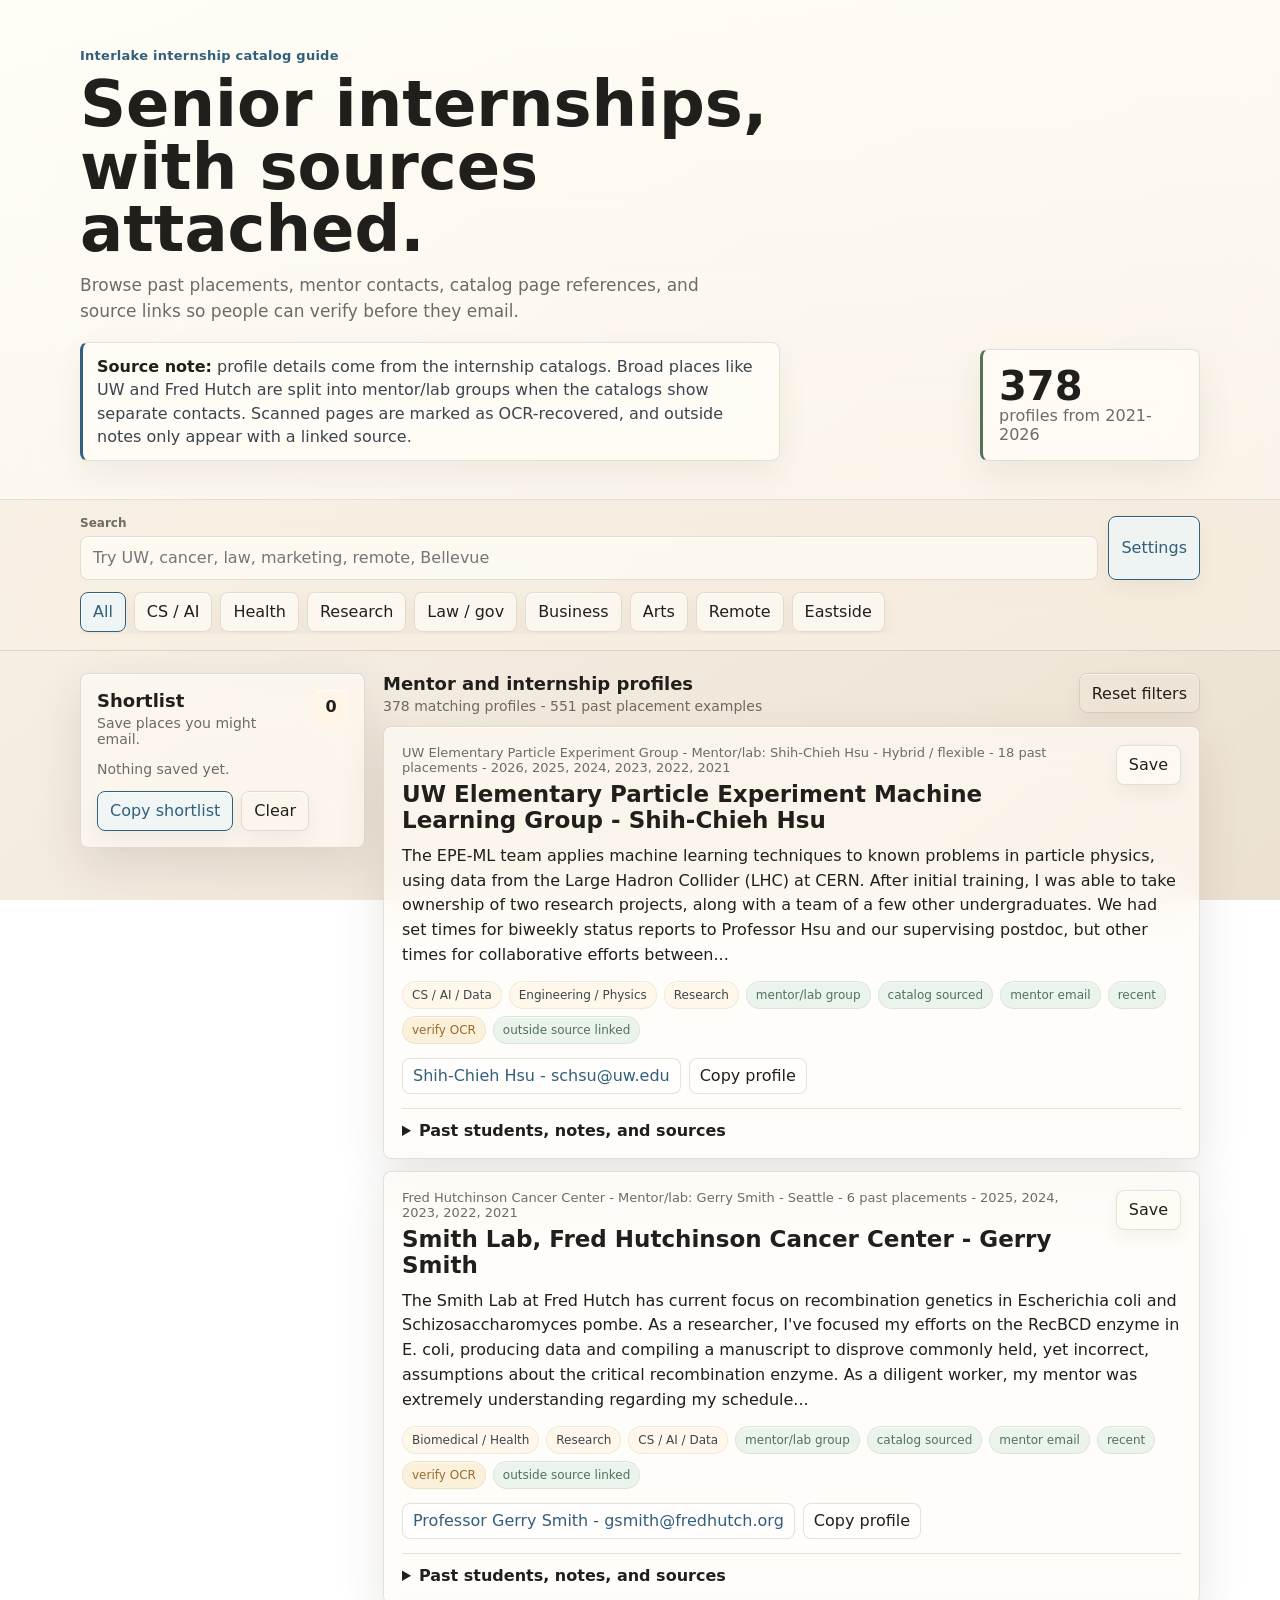
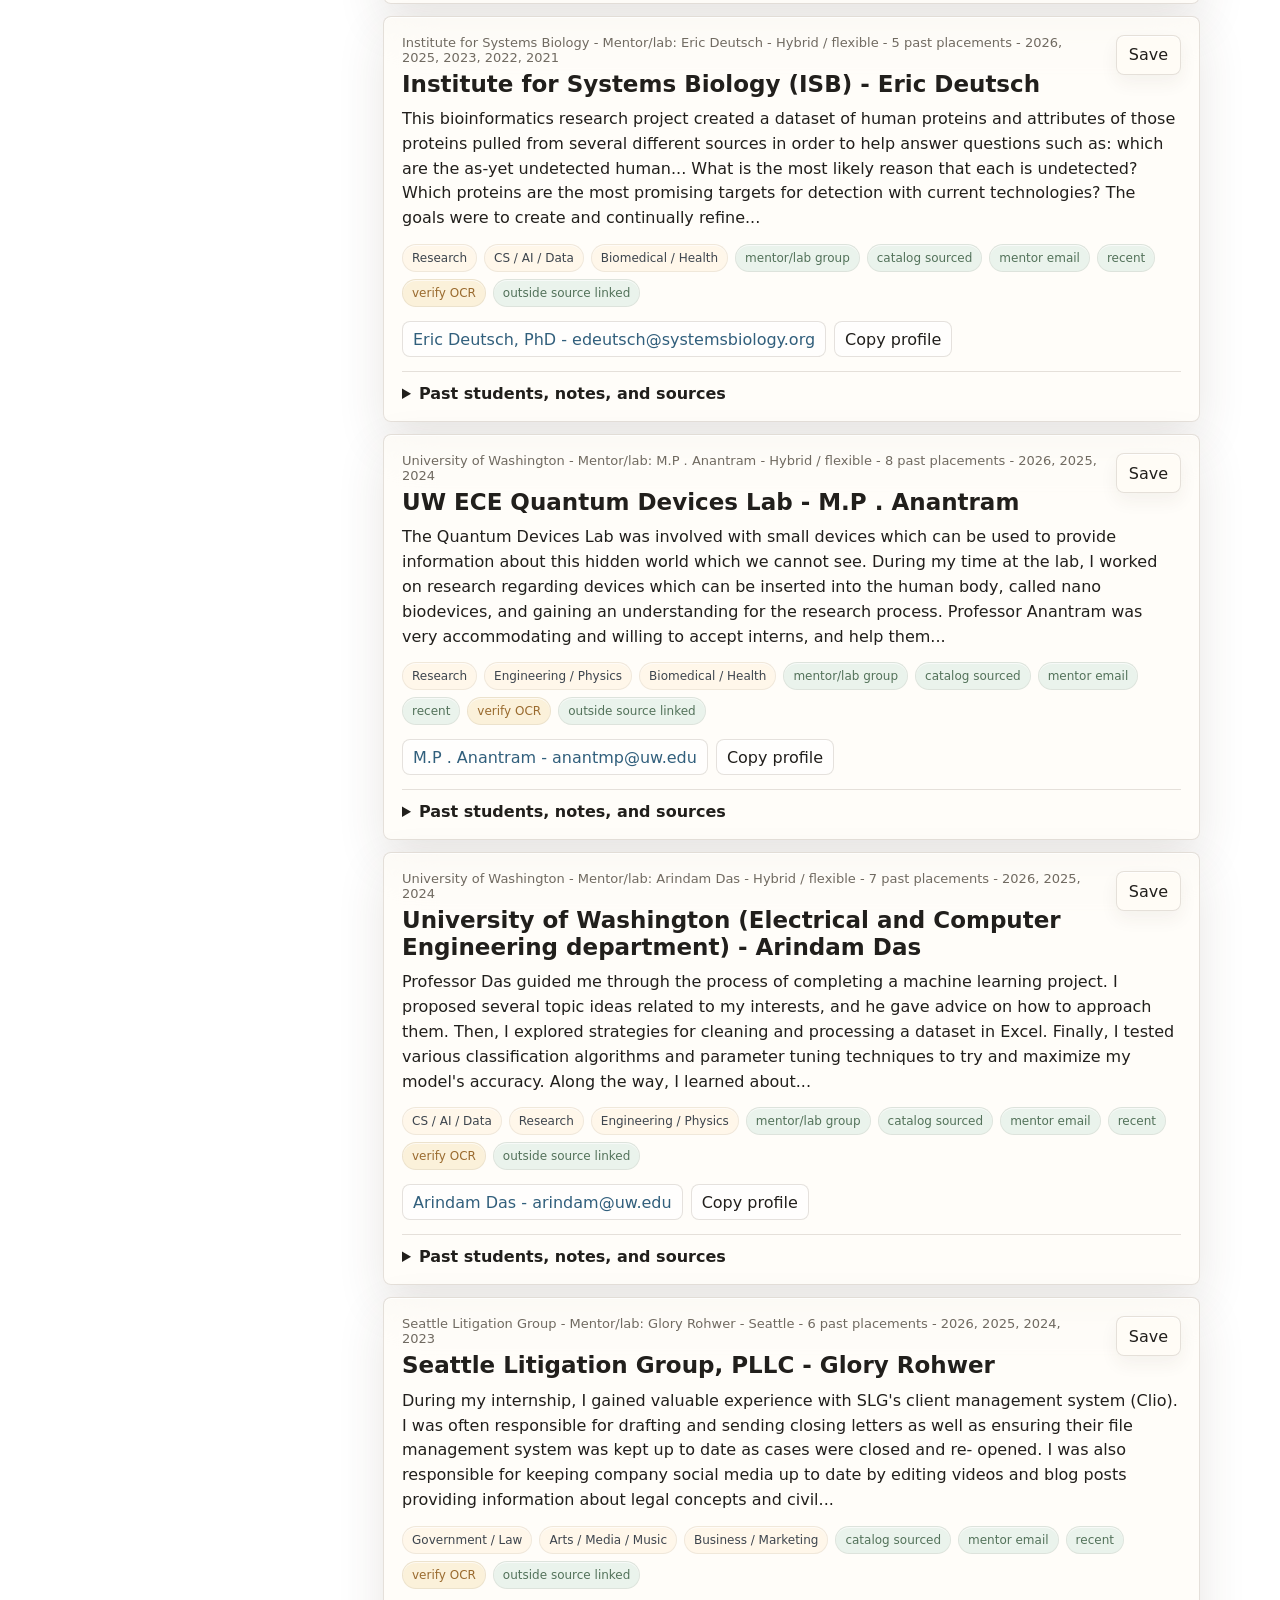
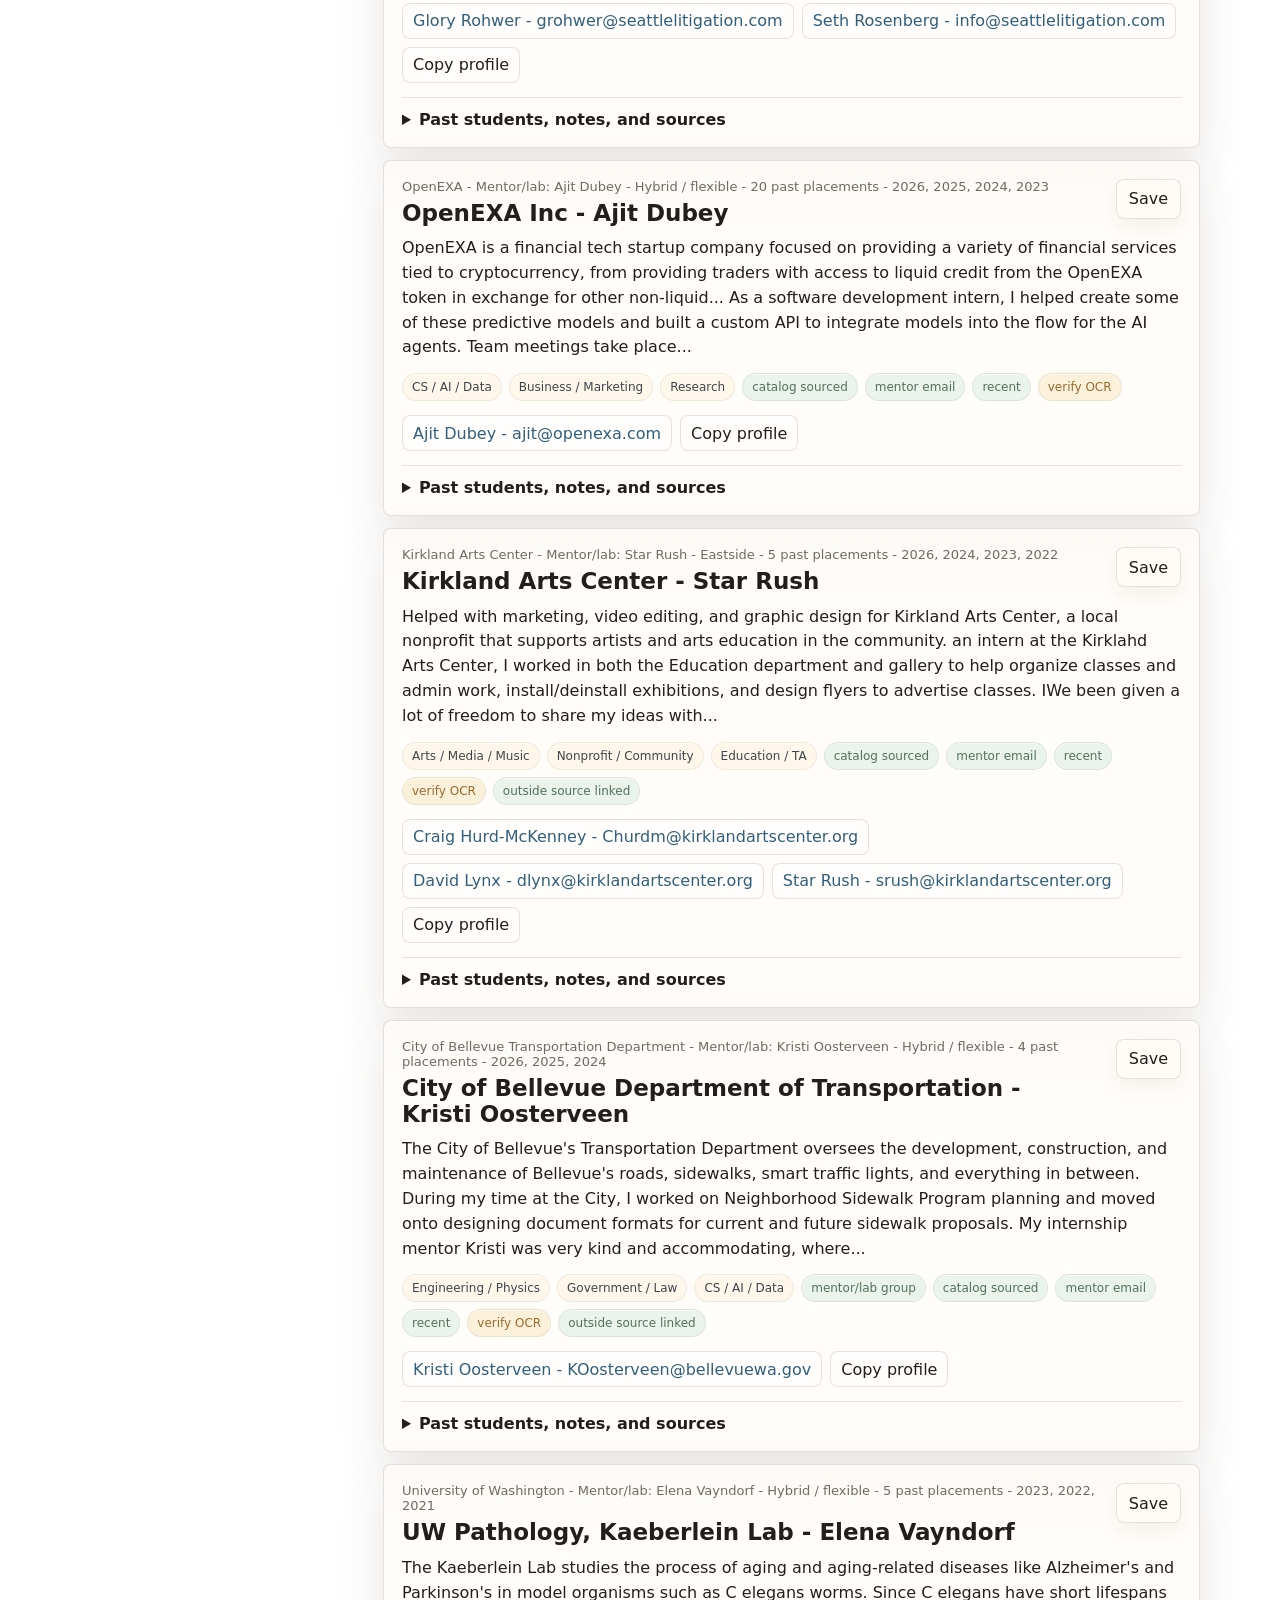
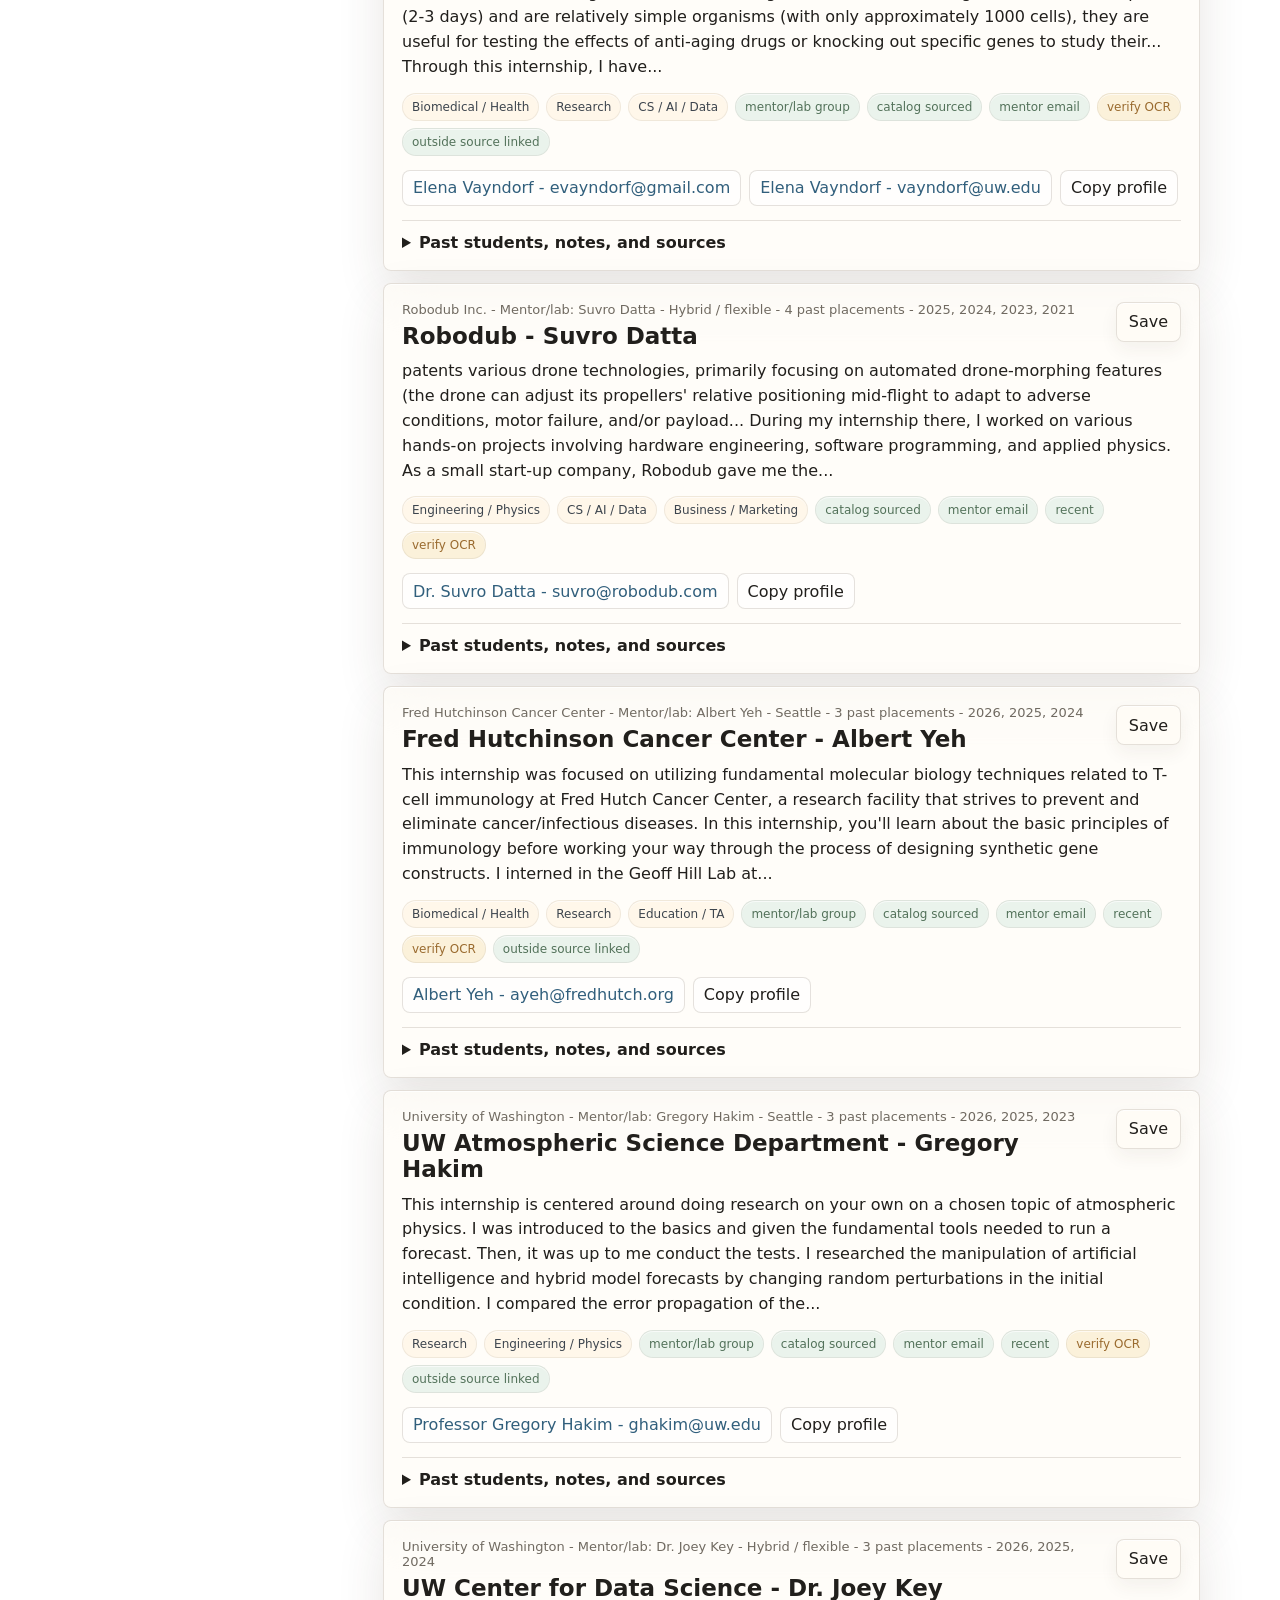
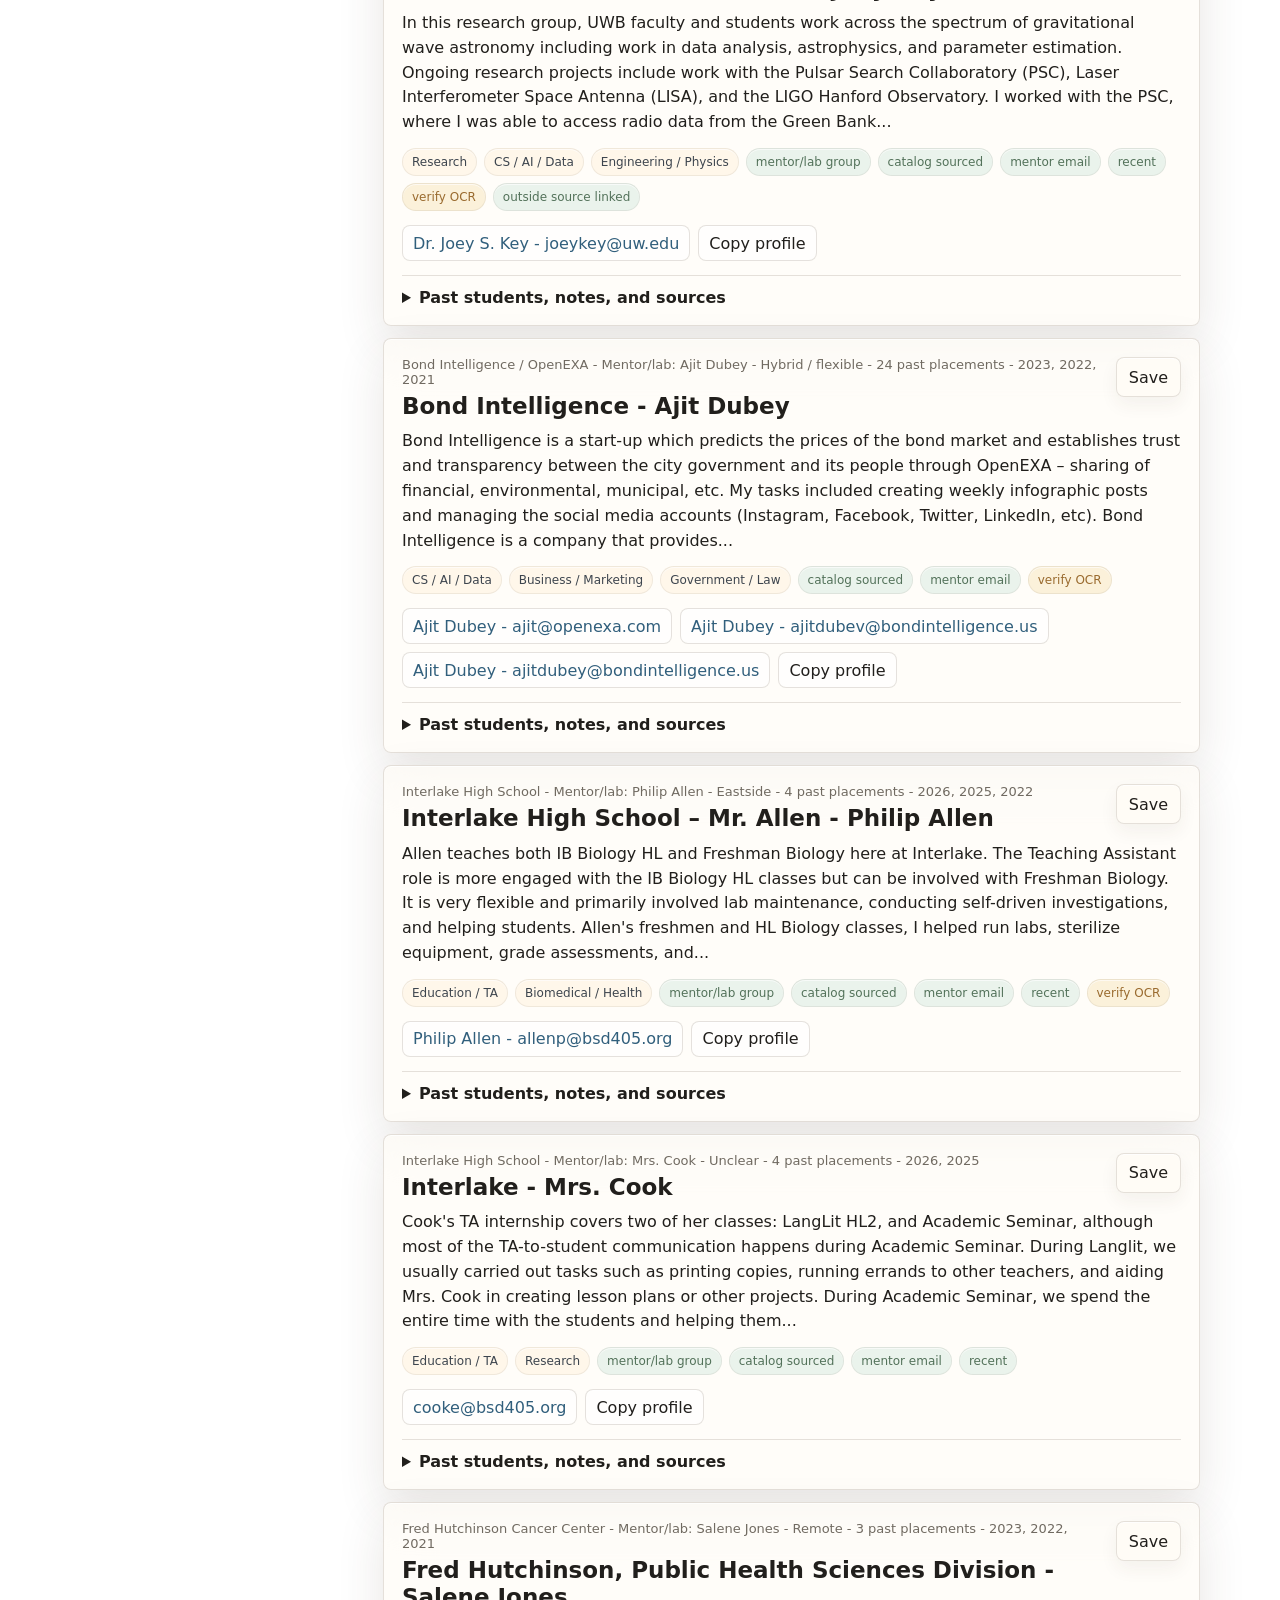
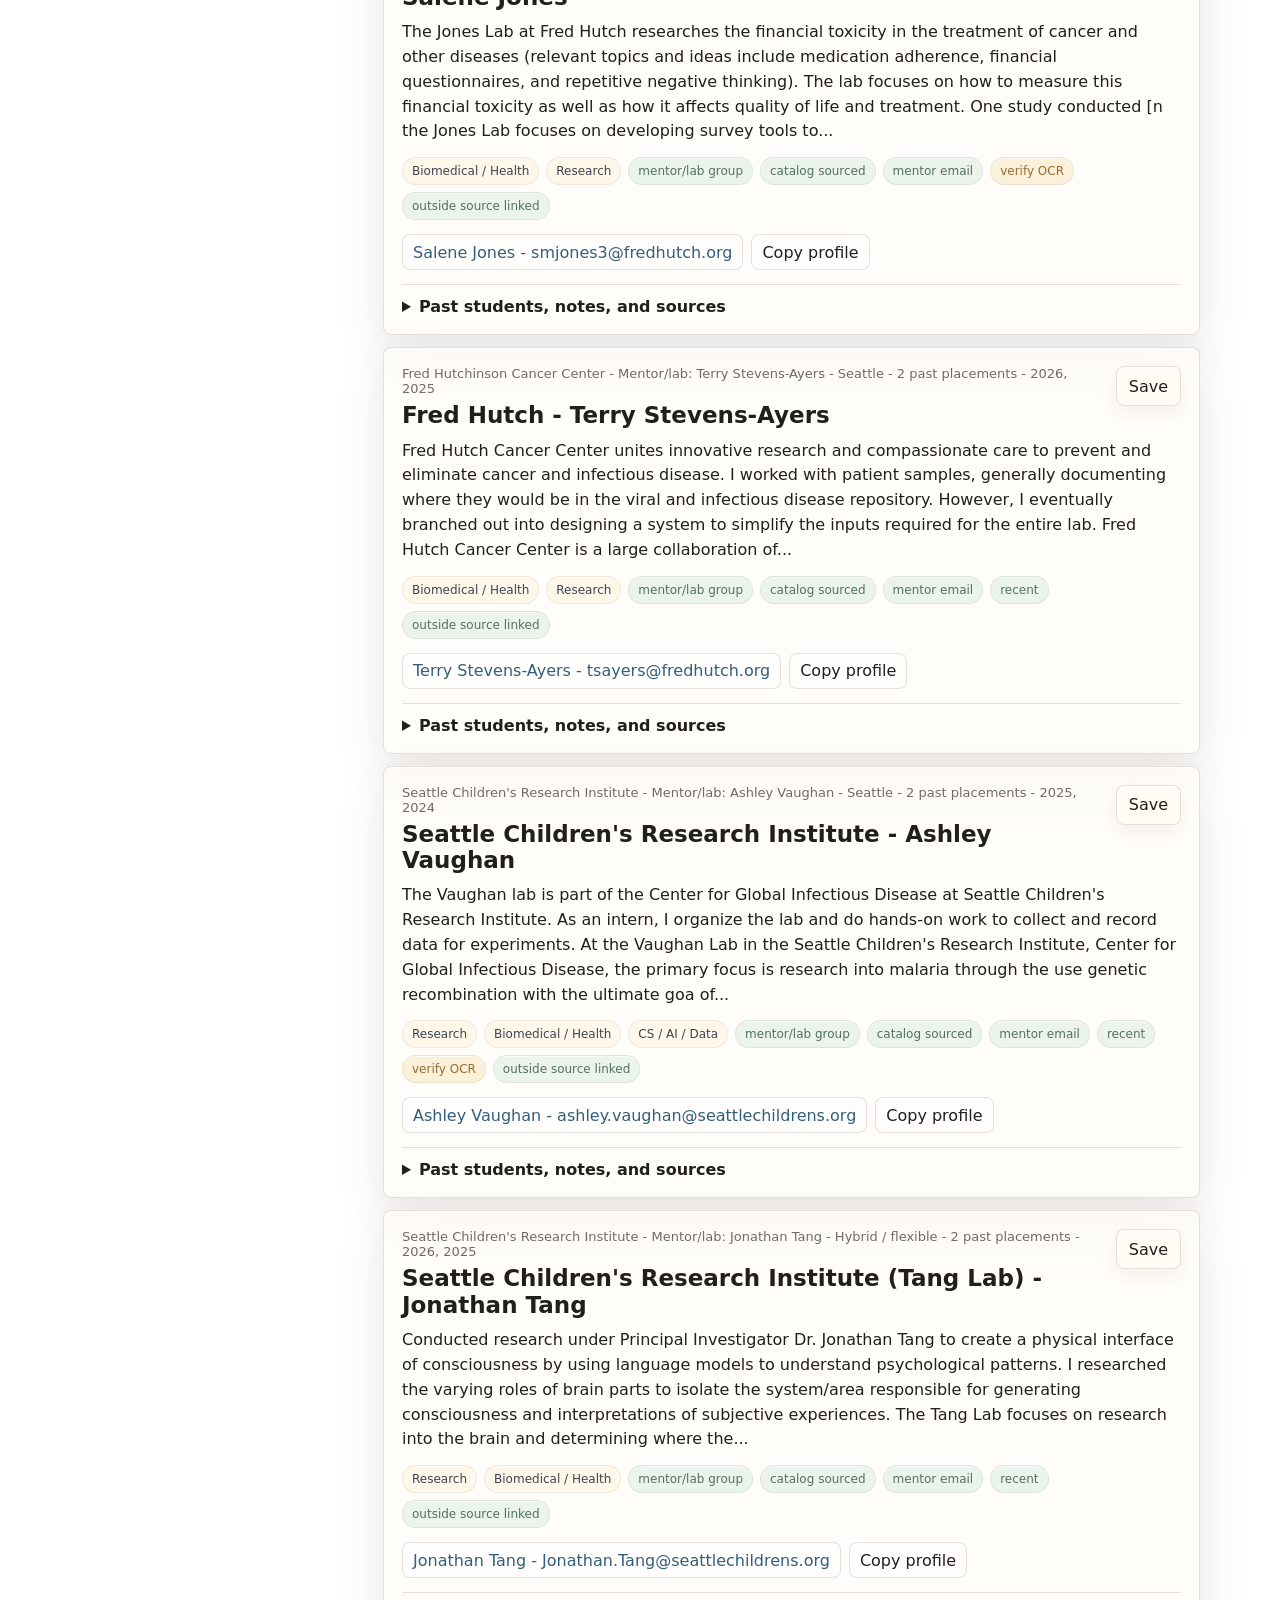
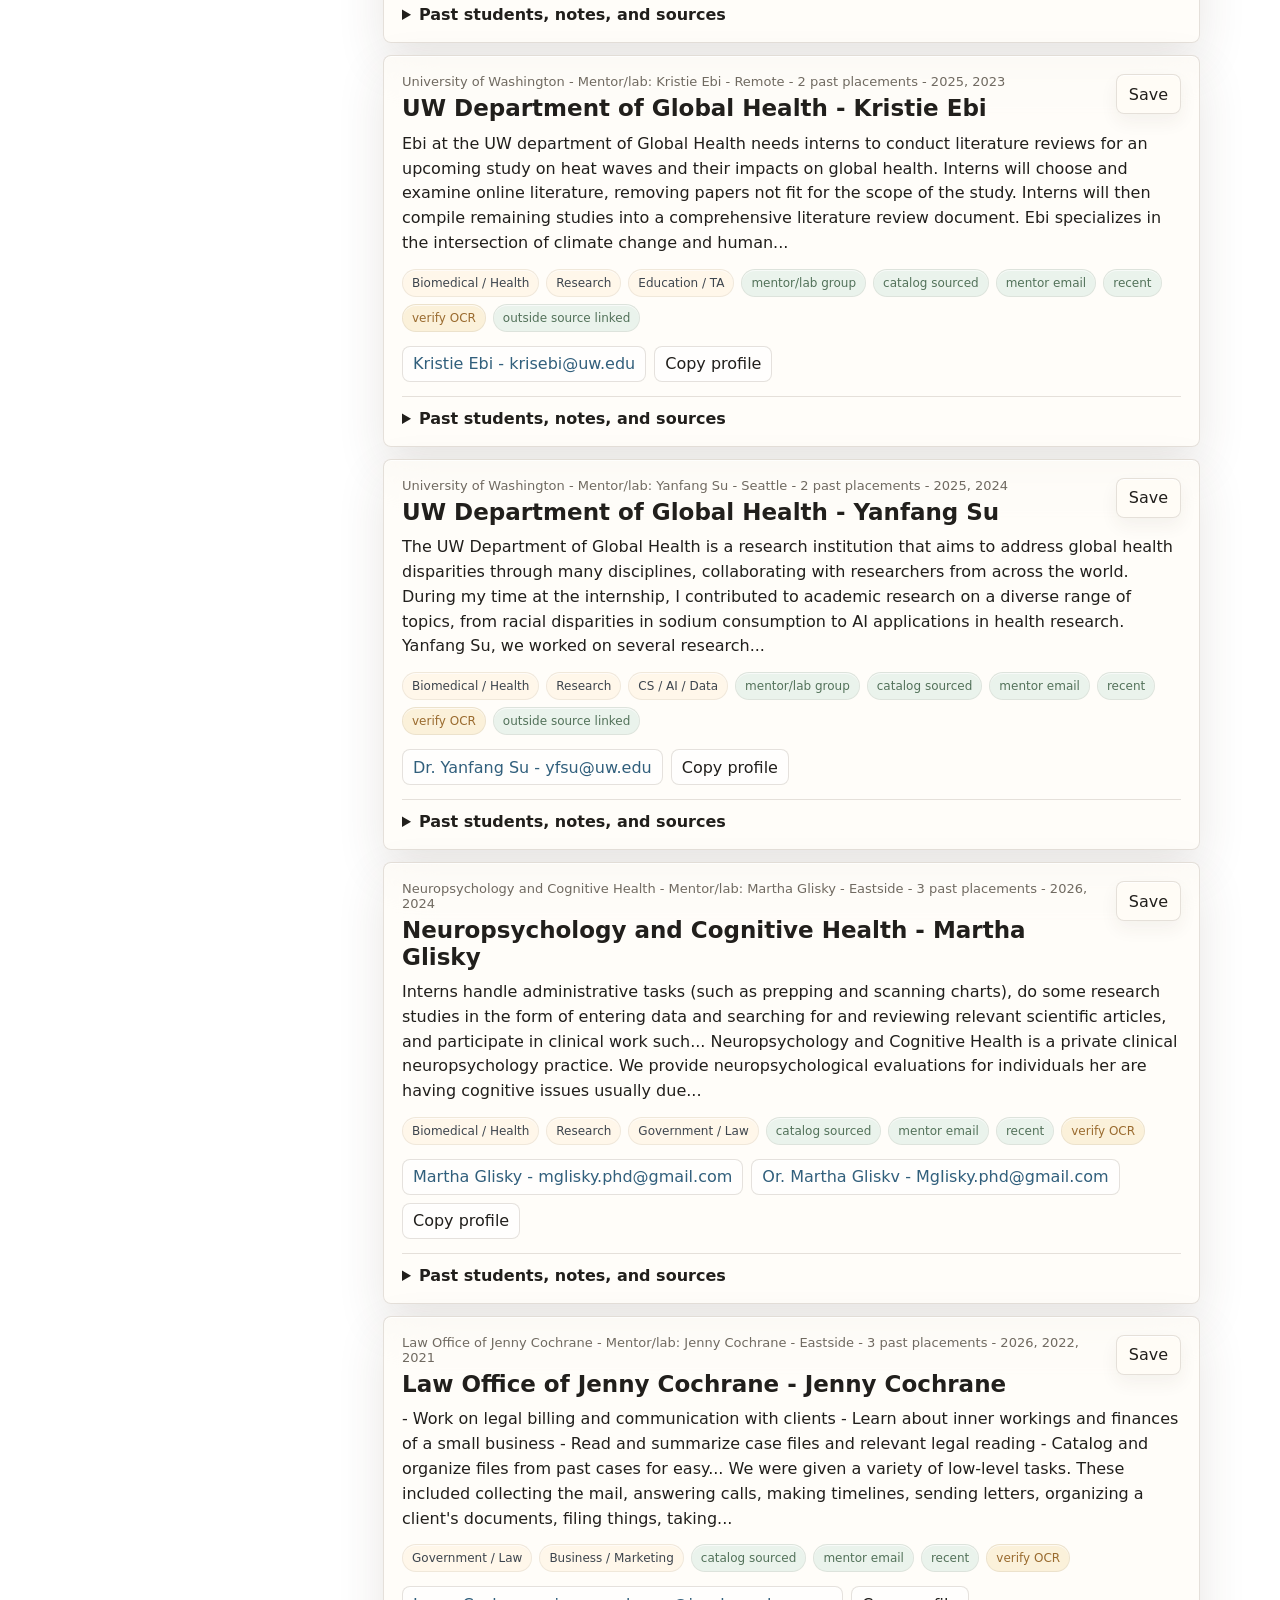
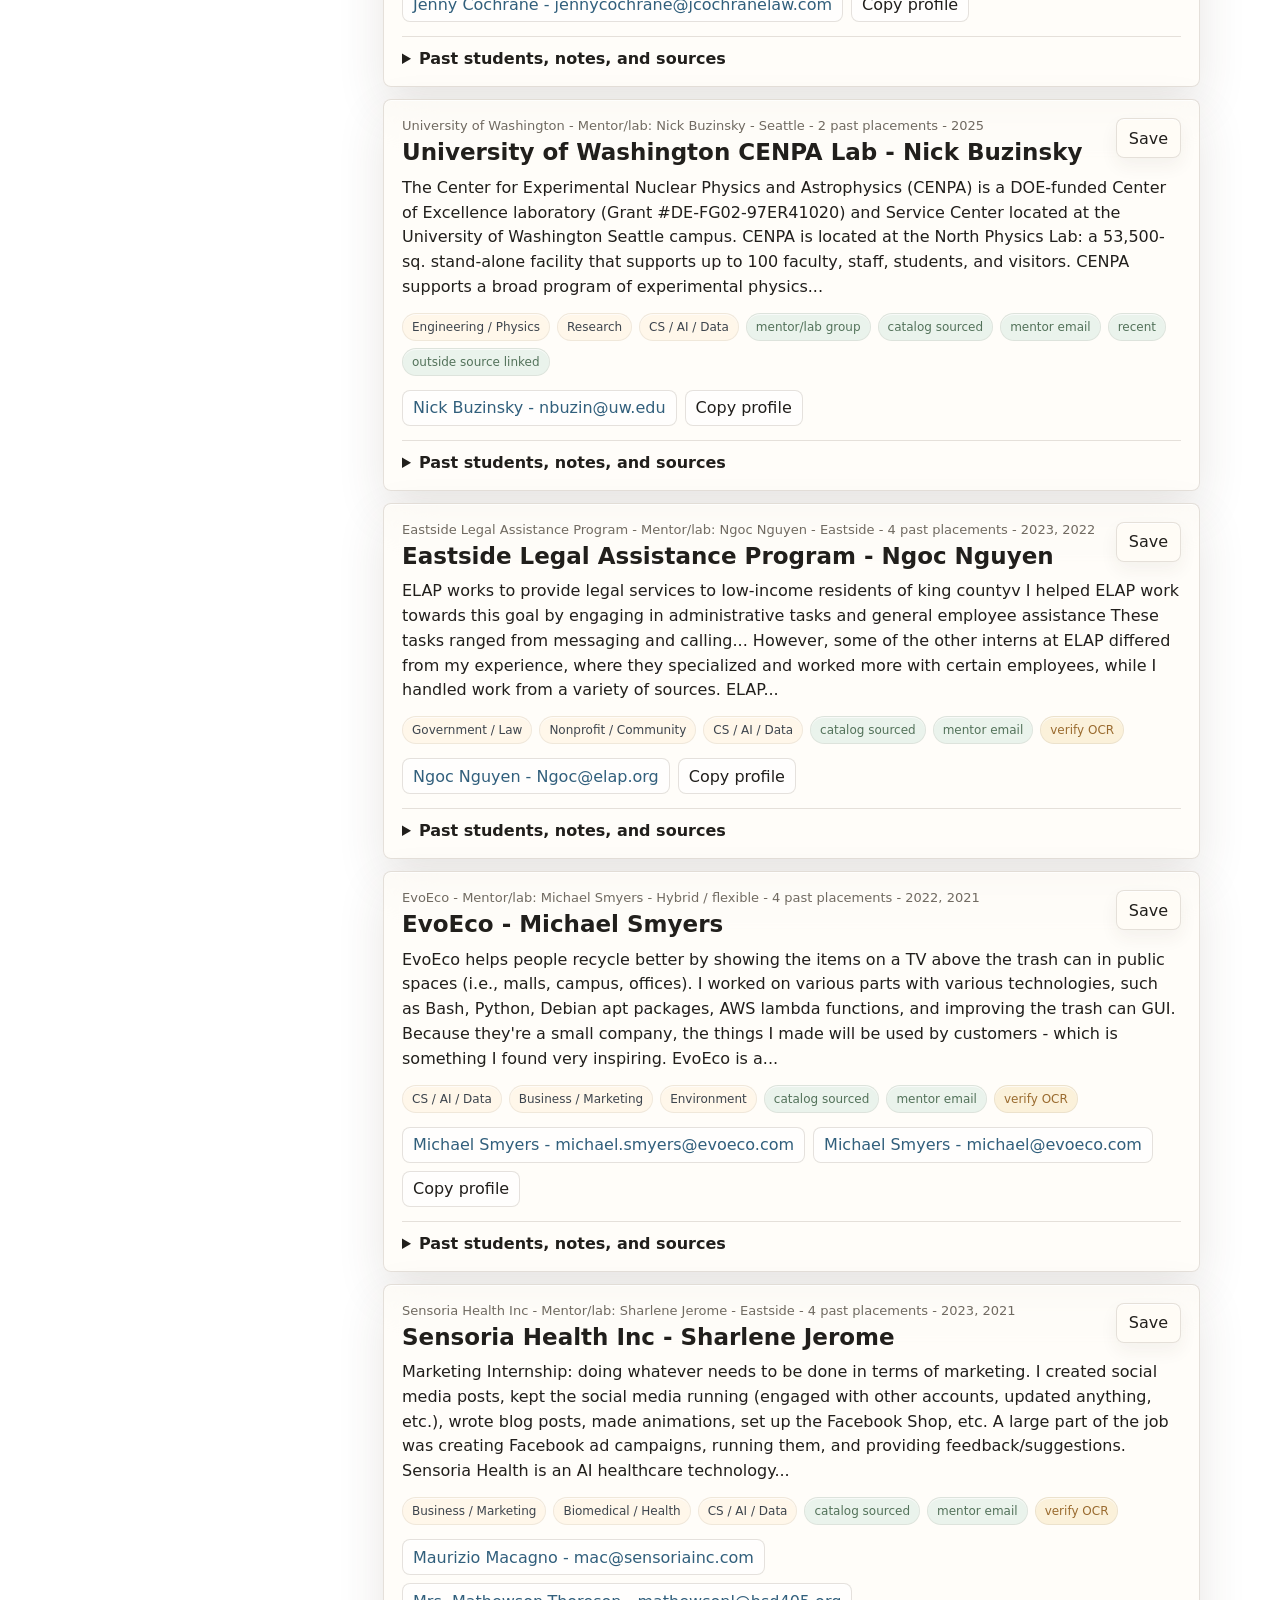
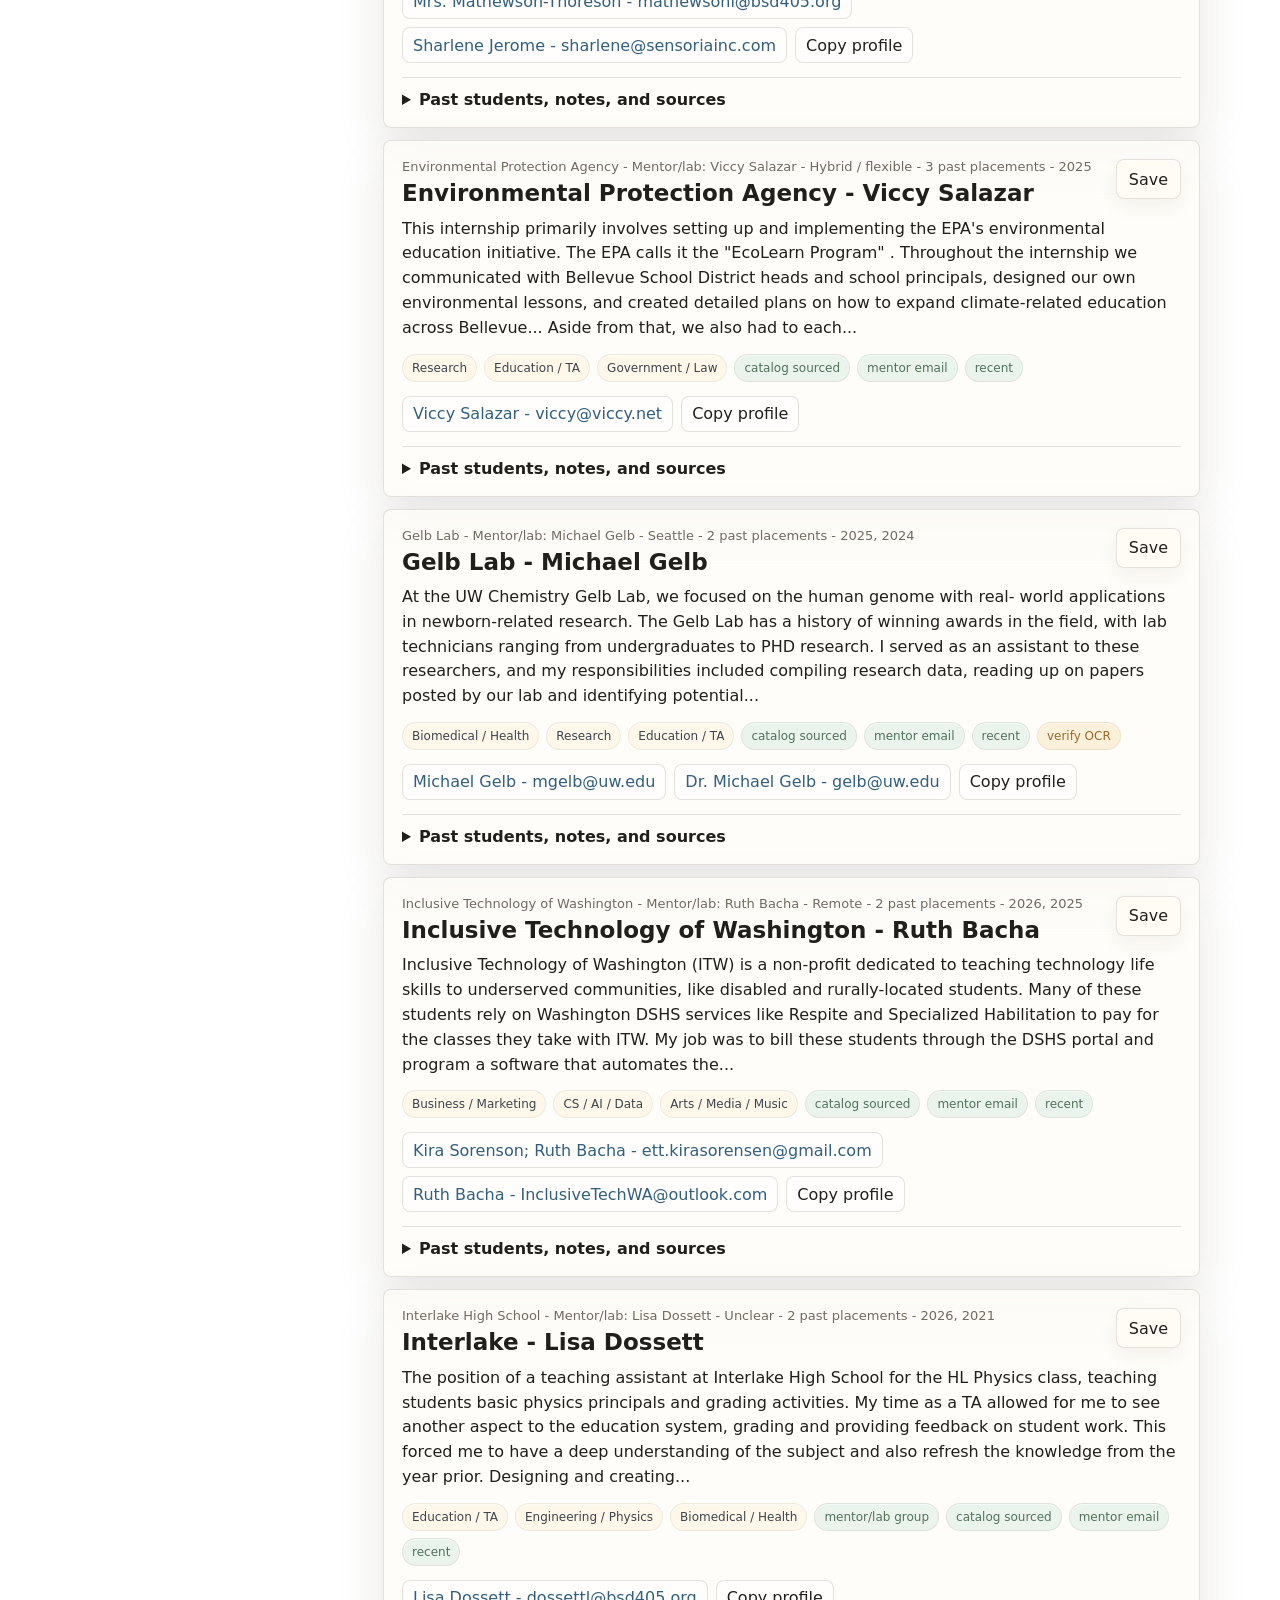
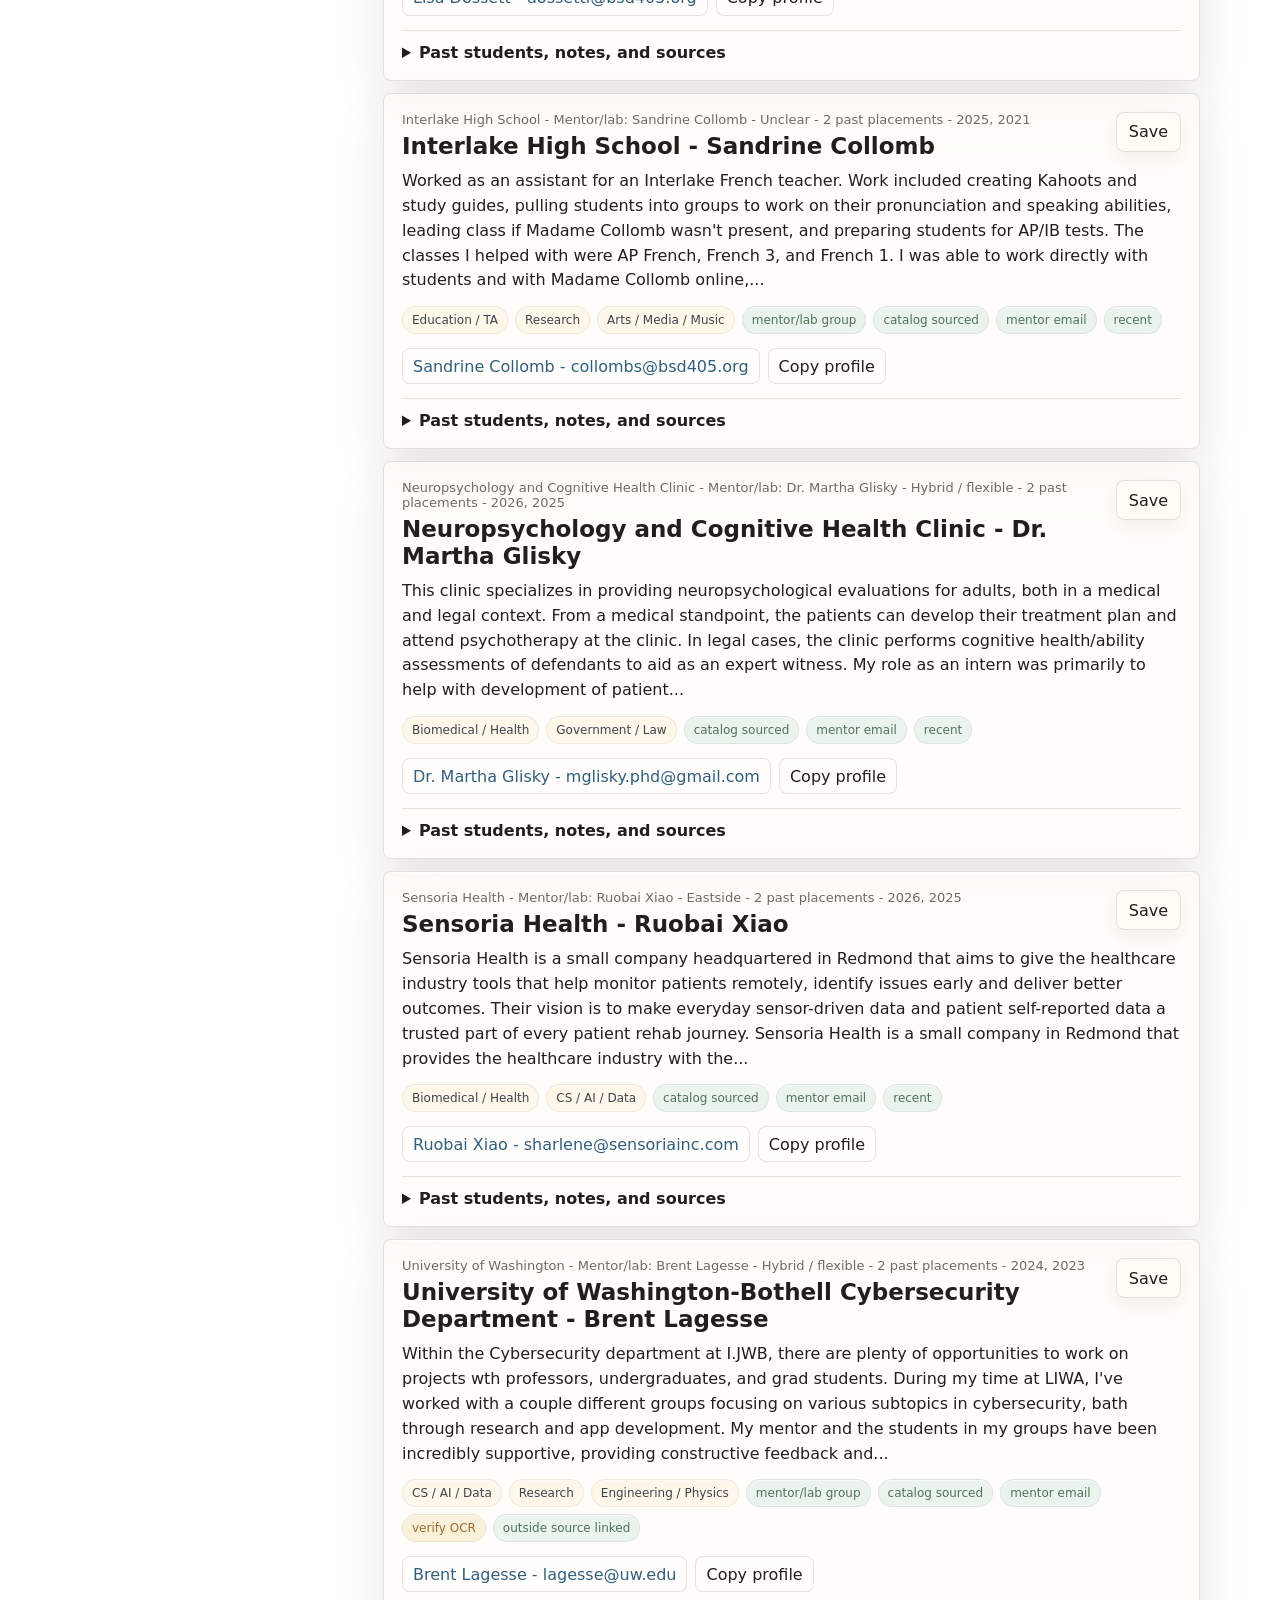
<file: index.html>
<!doctype html>
<html lang="en">
<head>
  <meta charset="utf-8">
  <meta name="viewport" content="width=device-width, initial-scale=1">
  <meta name="description" content="A source-backed guide for finding senior internship options from past Interlake internship catalogs.">
  <title>Senior Internship Guide</title>
  <link rel="stylesheet" href="./styles.css">
</head>
<body>
  <header class="site-header">
    <div class="shell header-grid">
      <div>
        <p class="eyebrow">Interlake internship catalog guide</p>
        <h1>Senior internships, with sources attached.</h1>
        <p class="lede">Browse past placements, mentor contacts, catalog page references, and source links so people can verify before they email.</p>
        <div class="source-note">
          <strong>Source note:</strong> profile details come from the internship catalogs. Broad places like UW and Fred Hutch are split into mentor/lab groups when the catalogs show separate contacts. Scanned pages are marked as OCR-recovered, and outside notes only appear with a linked source.
        </div>
      </div>
      <div class="header-note">
        <strong id="profileCount">378</strong>
        <span>profiles from 2021-2026</span>
      </div>
    </div>
  </header>

  <main>
    <section class="tool-band">
      <div class="shell">
        <div class="search-row">
          <label class="search-box">
            <span>Search</span>
            <input id="searchInput" type="search" placeholder="Try UW, cancer, law, marketing, remote, Bellevue">
          </label>
          <button id="settingsButton" class="button secondary" type="button" aria-expanded="false" aria-controls="settingsPanel">Settings</button>
        </div>

        <div class="quick-filters" aria-label="Quick filters">
          <button class="quick-filter is-active" type="button" data-filter="all">All</button>
          <button class="quick-filter" type="button" data-filter="CS / AI / Data">CS / AI</button>
          <button class="quick-filter" type="button" data-filter="Biomedical / Health">Health</button>
          <button class="quick-filter" type="button" data-filter="Research">Research</button>
          <button class="quick-filter" type="button" data-filter="Government / Law">Law / gov</button>
          <button class="quick-filter" type="button" data-filter="Business / Marketing">Business</button>
          <button class="quick-filter" type="button" data-filter="Arts / Media / Music">Arts</button>
          <button class="quick-filter" type="button" data-filter="Remote">Remote</button>
          <button class="quick-filter" type="button" data-filter="Eastside">Eastside</button>
        </div>

        <div id="settingsPanel" class="settings-panel" hidden>
          <div class="setting">
            <label for="fieldSelect">Field</label>
            <select id="fieldSelect">
              <option value="">Any field</option>
            </select>
          </div>
          <div class="setting">
            <label for="yearSelect">Catalog year</label>
            <select id="yearSelect">
              <option value="">Any year</option>
            </select>
          </div>
          <div class="setting">
            <label for="sortSelect">Sort by</label>
            <select id="sortSelect">
              <option value="fit">Most catalog evidence</option>
              <option value="recent">Most recent</option>
              <option value="students">Most past students</option>
              <option value="name">A-Z</option>
            </select>
          </div>
          <label class="check"><input id="hasEmail" type="checkbox"> Has a mentor email</label>
          <label class="check"><input id="recentOnly" type="checkbox"> Recent examples only</label>
          <label class="check"><input id="repeatOnly" type="checkbox"> Hosted more than one student</label>
          <label class="check"><input id="hideOcr" type="checkbox"> Hide scanned/OCR entries</label>
          <label class="check"><input id="savedOnly" type="checkbox"> Show saved only</label>
          <label class="check"><input id="compactView" type="checkbox"> Compact cards</label>
        </div>
      </div>
    </section>

    <section class="shell layout">
      <aside class="shortlist" aria-label="Saved shortlist">
        <div class="shortlist-head">
          <div>
            <h2>Shortlist</h2>
            <p>Save places you might email.</p>
          </div>
          <span id="savedCount">0</span>
        </div>
        <div id="savedList" class="saved-list"></div>
        <div class="shortlist-actions">
          <button id="copySaved" class="button secondary" type="button">Copy shortlist</button>
          <button id="clearSaved" class="button quiet" type="button">Clear</button>
        </div>
      </aside>

      <section class="results-area" aria-live="polite">
        <div class="results-top">
          <div>
            <h2 id="resultHeading">Mentor and internship profiles</h2>
            <p id="resultSummary">Loading profiles...</p>
          </div>
          <button id="resetFilters" class="button quiet" type="button">Reset filters</button>
        </div>
        <div id="cards" class="cards"></div>
      </section>
    </section>
  </main>

  <template id="cardTemplate">
    <article class="profile-card">
      <div class="card-top">
        <div>
          <p class="card-kicker"></p>
          <h3></h3>
        </div>
        <button class="save-button" type="button"></button>
      </div>
      <p class="summary"></p>
      <div class="tags"></div>
      <div class="contact-row"></div>
      <details>
        <summary>Past students, notes, and sources</summary>
        <div class="details-grid">
          <div>
            <h4>What people did</h4>
            <p class="activities"></p>
            <div class="source-block"></div>
          </div>
          <div>
            <h4>Students and catalog pages</h4>
            <ul class="students"></ul>
          </div>
        </div>
      </details>
    </article>
  </template>

  <div id="toast" class="toast" role="status"></div>
  <script src="./app.js" type="module"></script>
</body>
</html>
</file>
<file: styles.css>
:root {
  --bg: #f6efe4;
  --paper: rgba(255, 252, 246, .76);
  --paper-strong: rgba(255, 252, 246, .92);
  --glass: rgba(255, 255, 255, .42);
  --ink: #211f1c;
  --muted: #706a61;
  --line: rgba(112, 98, 78, .18);
  --line-strong: rgba(112, 98, 78, .28);
  --soft: rgba(255, 246, 231, .72);
  --blue: #315f7c;
  --green: #53725a;
  --gold: #9a6b2f;
  --red: #934852;
  --shadow: 0 18px 48px rgba(68, 52, 32, .12);
  --inner-glow: inset 0 1px 0 rgba(255, 255, 255, .72);
}

* {
  box-sizing: border-box;
}

body {
  margin: 0;
  font-family: ui-sans-serif, system-ui, -apple-system, BlinkMacSystemFont, "Segoe UI", sans-serif;
  color: var(--ink);
  background:
    linear-gradient(145deg, rgba(255, 253, 248, .86) 0%, rgba(246, 239, 228, .95) 34%, rgba(235, 224, 208, .94) 100%),
    linear-gradient(90deg, rgba(49, 95, 124, .08), rgba(154, 107, 47, .08));
  background-attachment: fixed;
}

body::before {
  content: "";
  position: fixed;
  inset: 0;
  z-index: -1;
  pointer-events: none;
  background-image:
    linear-gradient(rgba(255, 255, 255, .32) 1px, transparent 1px),
    linear-gradient(90deg, rgba(255, 255, 255, .24) 1px, transparent 1px);
  background-size: 64px 64px;
  mask-image: linear-gradient(to bottom, rgba(0, 0, 0, .36), transparent 70%);
}

button,
input,
select {
  font: inherit;
}

button {
  cursor: pointer;
}

.shell {
  width: min(1120px, calc(100% - 32px));
  margin: 0 auto;
}

.site-header {
  background:
    linear-gradient(180deg, rgba(255, 252, 246, .88), rgba(255, 252, 246, .58));
  border-bottom: 1px solid var(--line);
  backdrop-filter: blur(22px) saturate(1.3);
}

.header-grid {
  display: grid;
  grid-template-columns: minmax(0, 1fr) 220px;
  gap: 24px;
  align-items: end;
  padding: 48px 0 38px;
}

.eyebrow {
  margin: 0 0 10px;
  color: var(--blue);
  font-size: 13px;
  font-weight: 700;
  letter-spacing: .02em;
}

h1,
h2,
h3,
p {
  margin-top: 0;
}

h1 {
  max-width: 780px;
  margin-bottom: 12px;
  font-size: clamp(34px, 6vw, 64px);
  line-height: .98;
  letter-spacing: 0;
  text-wrap: balance;
}

.lede {
  max-width: 640px;
  margin-bottom: 0;
  color: var(--muted);
  font-size: 17px;
  line-height: 1.5;
}

.source-note {
  max-width: 700px;
  margin-top: 18px;
  border: 1px solid var(--line);
  border-left: 3px solid var(--blue);
  border-radius: 8px;
  background: rgba(255, 252, 246, .66);
  color: #3b444d;
  padding: 12px 14px;
  line-height: 1.45;
  box-shadow: var(--inner-glow), 0 12px 30px rgba(68, 52, 32, .07);
  backdrop-filter: blur(18px) saturate(1.2);
}

.source-note strong {
  color: var(--ink);
}

.header-note {
  border: 1px solid var(--line);
  border-left: 3px solid var(--green);
  border-radius: 8px;
  background: rgba(255, 252, 246, .58);
  padding: 16px;
  box-shadow: var(--inner-glow), 0 14px 34px rgba(68, 52, 32, .08);
  backdrop-filter: blur(18px) saturate(1.2);
}

.header-note strong {
  display: block;
  font-size: 40px;
  line-height: 1;
}

.header-note span {
  color: var(--muted);
}

.tool-band {
  position: sticky;
  top: 0;
  z-index: 4;
  background: rgba(246, 239, 228, .68);
  border-bottom: 1px solid var(--line);
  backdrop-filter: blur(22px) saturate(1.35);
}

.tool-band .shell {
  padding: 16px 0;
}

.search-row {
  display: grid;
  grid-template-columns: minmax(0, 1fr) auto;
  gap: 10px;
}

.search-box {
  display: grid;
  gap: 6px;
}

.search-box span,
.setting label {
  color: var(--muted);
  font-size: 12px;
  font-weight: 700;
}

.search-box input,
.setting select {
  width: 100%;
  min-height: 44px;
  border: 1px solid var(--line);
  border-radius: 8px;
  background: rgba(255, 252, 246, .72);
  color: var(--ink);
  padding: 0 12px;
  box-shadow: var(--inner-glow);
  outline: none;
  transition: border-color .18s ease, box-shadow .18s ease, background .18s ease;
}

.search-box input:focus,
.setting select:focus {
  border-color: rgba(49, 95, 124, .55);
  background: rgba(255, 252, 246, .94);
  box-shadow: 0 0 0 4px rgba(49, 95, 124, .12), var(--inner-glow);
}

.button,
.quick-filter,
.save-button {
  min-height: 40px;
  border: 1px solid var(--line);
  border-radius: 8px;
  background: rgba(255, 252, 246, .66);
  color: var(--ink);
  padding: 0 12px;
  box-shadow: var(--inner-glow), 0 8px 18px rgba(68, 52, 32, .06);
  transition: transform .16s ease, border-color .16s ease, background .16s ease, box-shadow .16s ease;
}

.button:hover,
.quick-filter:hover,
.save-button:hover,
.contact-link:hover,
.copy-link:hover {
  transform: translateY(-1px);
  border-color: var(--line-strong);
  background: rgba(255, 252, 246, .9);
}

.button.secondary,
.quick-filter.is-active {
  border-color: var(--blue);
  background: rgba(236, 246, 249, .78);
  color: var(--blue);
}

.button.quiet {
  background: transparent;
}

.quick-filters {
  display: flex;
  gap: 8px;
  margin-top: 12px;
  overflow-x: auto;
  padding-bottom: 2px;
  scrollbar-width: none;
}

.quick-filters::-webkit-scrollbar {
  display: none;
}

.quick-filter {
  white-space: nowrap;
}

.settings-panel {
  display: grid;
  grid-template-columns: repeat(3, minmax(150px, 1fr));
  gap: 12px;
  margin-top: 14px;
  padding: 14px;
  border: 1px solid var(--line);
  border-radius: 8px;
  background: rgba(255, 252, 246, .62);
  box-shadow: var(--inner-glow), 0 18px 42px rgba(68, 52, 32, .09);
  backdrop-filter: blur(22px) saturate(1.25);
}

.settings-panel[hidden] {
  display: none;
}

.setting {
  display: grid;
  gap: 6px;
}

.check {
  display: flex;
  align-items: center;
  gap: 8px;
  color: #3a4149;
  line-height: 1.25;
}

.check input {
  width: 18px;
  height: 18px;
  accent-color: var(--blue);
}

.layout {
  display: grid;
  grid-template-columns: 285px minmax(0, 1fr);
  gap: 18px;
  align-items: start;
  padding: 22px 0 42px;
}

.shortlist {
  position: sticky;
  top: 142px;
  padding: 16px;
  border: 1px solid var(--line);
  border-radius: 8px;
  background: rgba(255, 252, 246, .62);
  box-shadow: var(--inner-glow), var(--shadow);
  backdrop-filter: blur(24px) saturate(1.25);
}

.shortlist-head {
  display: flex;
  justify-content: space-between;
  gap: 12px;
}

.shortlist h2,
.results-top h2 {
  margin-bottom: 4px;
  font-size: 18px;
}

.shortlist p,
.results-top p {
  margin-bottom: 0;
  color: var(--muted);
  font-size: 14px;
}

#savedCount {
  display: grid;
  place-items: center;
  min-width: 34px;
  height: 34px;
  border-radius: 8px;
  background: rgba(255, 246, 231, .86);
  font-weight: 800;
  box-shadow: var(--inner-glow);
}

.saved-list {
  display: grid;
  gap: 8px;
  margin: 14px 0;
}

.saved-item {
  display: grid;
  gap: 5px;
  padding: 9px;
  border: 1px solid var(--line);
  border-radius: 8px;
  background: rgba(255, 250, 240, .68);
  box-shadow: var(--inner-glow);
}

.saved-item button {
  justify-self: start;
  border: 0;
  background: transparent;
  color: var(--red);
  padding: 0;
}

.shortlist-actions {
  display: flex;
  gap: 8px;
  flex-wrap: wrap;
}

.results-top {
  display: flex;
  justify-content: space-between;
  gap: 16px;
  align-items: center;
  margin-bottom: 12px;
}

.cards {
  display: grid;
  gap: 12px;
}

.profile-card {
  padding: 18px;
  border: 1px solid var(--line);
  border-radius: 8px;
  background: rgba(255, 252, 246, .64);
  box-shadow: var(--inner-glow), var(--shadow);
  backdrop-filter: blur(24px) saturate(1.22);
  transition: border-color .18s ease, box-shadow .18s ease, transform .18s ease, background .18s ease;
}

.profile-card:hover {
  border-color: rgba(112, 98, 78, .34);
  background: rgba(255, 252, 246, .76);
  box-shadow: var(--inner-glow), 0 22px 58px rgba(68, 52, 32, .14);
  transform: translateY(-1px);
}

.card-top {
  display: flex;
  justify-content: space-between;
  gap: 18px;
  align-items: start;
}

.card-kicker {
  margin-bottom: 6px;
  color: var(--muted);
  font-size: 13px;
}

.profile-card h3 {
  margin-bottom: 10px;
  font-size: 23px;
  line-height: 1.15;
  letter-spacing: 0;
}

.save-button.is-saved {
  border-color: var(--green);
  background: rgba(231, 244, 235, .82);
  color: var(--green);
}

.summary {
  max-width: 820px;
  margin-bottom: 13px;
  line-height: 1.55;
}

.tags {
  display: flex;
  flex-wrap: wrap;
  gap: 7px;
  margin-bottom: 14px;
}

.tag {
  border-radius: 999px;
  background: rgba(255, 246, 231, .82);
  color: #3d454e;
  padding: 6px 9px;
  font-size: 12px;
  border: 1px solid rgba(112, 98, 78, .1);
  box-shadow: inset 0 1px 0 rgba(255, 255, 255, .62);
}

.tag.good {
  background: rgba(231, 241, 235, .86);
  color: var(--green);
}

.tag.warn {
  background: rgba(251, 240, 216, .9);
  color: var(--gold);
}

.contact-row {
  display: flex;
  flex-wrap: wrap;
  gap: 8px;
}

.contact-link,
.copy-link {
  display: inline-flex;
  align-items: center;
  min-height: 36px;
  border: 1px solid var(--line);
  border-radius: 8px;
  background: rgba(255, 255, 255, .58);
  color: var(--blue);
  text-decoration: none;
  padding: 0 10px;
  box-shadow: var(--inner-glow);
  transition: transform .16s ease, border-color .16s ease, background .16s ease;
}

.copy-link {
  color: var(--ink);
}

details {
  margin-top: 14px;
  border-top: 1px solid var(--line);
  padding-top: 12px;
}

summary {
  cursor: pointer;
  font-weight: 750;
}

.details-grid {
  display: grid;
  grid-template-columns: minmax(0, 1fr) minmax(260px, .8fr);
  gap: 18px;
  margin-top: 12px;
}

.details-grid h4 {
  margin: 0 0 6px;
  font-size: 13px;
  color: var(--muted);
  text-transform: uppercase;
  letter-spacing: .04em;
}

.activities,
.students,
.sources {
  margin-bottom: 0;
  color: #37414a;
  line-height: 1.5;
}

.students,
.sources {
  padding-left: 18px;
}

.students li,
.sources li {
  margin: 4px 0;
}

.source-block {
  margin-top: 14px;
}

.source-block a {
  color: var(--blue);
}

.empty {
  border: 1px dashed var(--line);
  border-radius: 8px;
  padding: 28px;
  background: rgba(255, 252, 246, .62);
  color: var(--muted);
  text-align: center;
  backdrop-filter: blur(20px) saturate(1.2);
}

.toast {
  position: fixed;
  right: 16px;
  bottom: 16px;
  transform: translateY(8px);
  opacity: 0;
  border-radius: 8px;
  background: var(--ink);
  color: #fff;
  padding: 10px 12px;
  transition: .18s ease;
  pointer-events: none;
}

.toast.is-visible {
  transform: translateY(0);
  opacity: 1;
}

body.compact .profile-card {
  padding: 14px;
}

body.compact .summary,
body.compact details {
  display: none;
}

@media (max-width: 860px) {
  .header-grid,
  .layout,
  .details-grid {
    grid-template-columns: 1fr;
  }

  .shortlist {
    position: static;
    order: 2;
  }

  .results-area {
    order: 1;
  }

  .settings-panel {
    grid-template-columns: 1fr 1fr;
  }
}

@media (max-width: 560px) {
  .shell {
    width: min(100% - 24px, 1120px);
  }

  h1 {
    font-size: 38px;
    line-height: 1.02;
  }

  .search-row,
  .settings-panel,
  .card-top,
  .results-top {
    grid-template-columns: 1fr;
    display: grid;
  }

  .save-button {
    width: 100%;
  }
}
</file>
